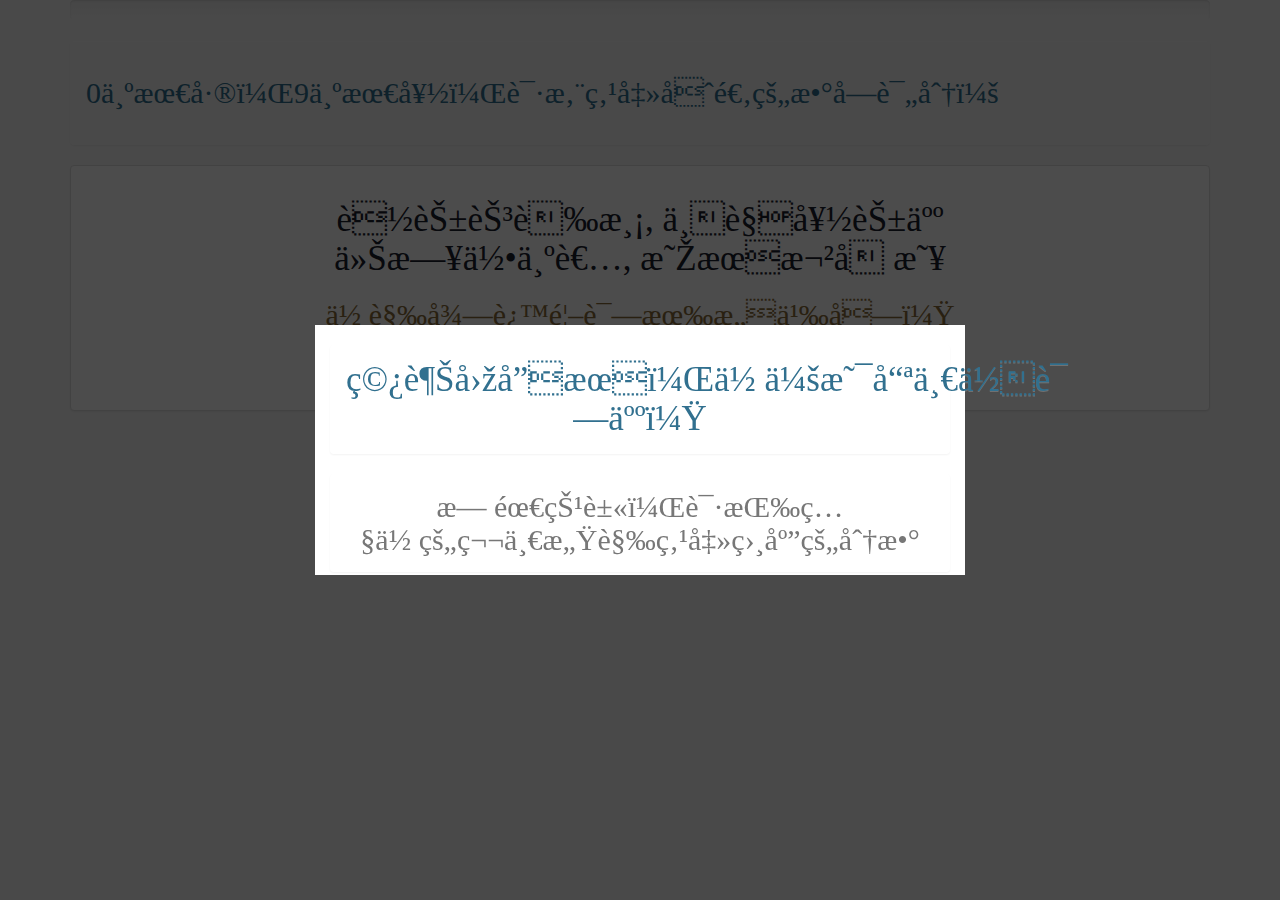
<file: demo/index.html>
<!DOCTYPE HTML>
<html>
<head>
    <meta name="viewport" content="width=device-width,initial-scale=1.0,maximum-scale=1.0,user-scalable=0" />
    <title>一分钟测试：穿越回唐朝，你会是哪一位诗人？</title>
    <script src="static/js/jquery-2.1.4.min.js"  type="text/javascript" charset="utf-8" ></script>
    <script src="static/js/bootstrap.min.js"  type="text/javascript" charset="utf-8" ></script>
    <link href="static/css/bootstrap.min.css" rel="stylesheet">
    <link href="static/css/bootstrap-theme.min.css" rel="stylesheet">
    <script src="static/js/jquery.barrating.min.js"  type="text/javascript" charset="utf-8" ></script>
    <link href="static/css/bars-pill.css" rel="stylesheet">
    <link href="static/css/bars-square.css" rel="stylesheet">
    <link rel="stylesheet/less" type="text/css" href="static/css/rating.less" />
    <script src="static/js/less.min.js"></script> 
</head>
<body>
    <div style='margin:0 auto;width:0px;height:0px;overflow:hidden;'>
        <img src="static/images/cover.jpg" width='700'>
    </div>
    <div id="container_introduction_bg"></div>
    <div class="container container_introduction">
            <h1><div class="alert text-info text-center" role="alert">穿越回唐朝，你会是哪一位诗人？</div></h1><h2><div class="alert text-muted text-center" role="alert">无需犹豫，请按照你的第一感觉点击相应的分数 </div></h2>
    </div>

    <div class="container" id="container_task">
        <div class="progress">
          <div class="progress-bar progress-bar-success" style="width: 0%"></div>
          <div class="progress-bar progress-bar-info progress-bar-striped" style="width: 0%"></div>
          <div class="progress-bar progress-bar-danger" style="width: 0%"></div>
        </div>
        <div class="alert_tip alert text-info" role="alert">
            <h2 class="introduction">0为最差，9为最好，请您点击合适的数字评分：</h2>
            <h2><span class="label label-info alert_process"></span></h2>
        </div>

        <div class="alert_finish jumbotron" >
            <h1><div class="text-info">您已经完成了评分！</div></h1>
            </br>
            <h2><div class="text-info">您的年龄是：</div></h2>
            </br>
            <div class="row">
            <div class="btn-group-vertical col-sm-4 col-sm-offset-4">
                <button type="button" class="btn ages btn-lg btn-info" id='a1'>5~18岁</button>
                <button type="button" class="btn ages btn-lg btn-info" id='a2'>19~30岁</button>
                <button type="button" class="btn ages btn-lg btn-info" id='a3'>30~50岁</button>
                <button type="button" class="btn ages btn-lg btn-info" id='a4'>50岁以上</button>
            </div>
            </div>
        </div>

        <div class="panel panel-default">  
          <div class="panel-body">
            <h1 class="poem text-center">sentence</h1>
            <h2 class="tip text-warning text-center">这首诗美吗？</h2>
            <div class="rating text-center">
                <select id="q1"></select>
            </div>
          </div>
        </div>
        <div class="panel panel-default">  
          <div class="panel-body">
            <h1 class="poem text-center">sentence</h1>
            <h2 class="tip text-warning text-center">这首诗顺口吗？</h2>
            <div class="rating text-center">
                <select id="q2"></select>
            </div>
          </div>
        </div>
        <div class="panel panel-default">  
          <div class="panel-body">
            <h1 class="poem text-center">sentence</h1>
            <h2 class="tip text-warning text-center">这首诗触动了你吗？</h2>
            <div class="rating text-center">
                <select id="q3"></select>
            </div>
          </div>
        </div>
        <div class="panel panel-default">  
          <div class="panel-body">
            <h1 class="poem text-center">sentence</h1>
            <h2 class="tip text-warning text-center">你觉得这首诗有意义吗？</h2>
            <div class="rating text-center">
                <select id="q4"></select>
            </div>
          </div>
        </div>
        <div class="panel panel-default">  
          <div class="panel-body">
            <h1 class="poem text-center">sentence</h1>
            <h2 class="tip text-warning text-center">如果一份赏金1元，你愿意给这首诗打多少赏？</h2>
            <div class="rating text-center">
                <select id="q5"></select>
            </div>
          </div>
        </div>
    </div>

</body>

<script type="text/javascript">
    $.fn.randomize = function(selector){
        (selector ? this.find(selector) : this).parent().each(function(){
            $(this).children(selector).sort(function(){
                return Math.random() - 0.5;
            }).detach().appendTo(this);
        });

        return this;
    };


    var scores = {};
    var poems = "147,落花芳草渡,不见好花人,今日何为者,明朝欲占春	131,渡头风雨外,城上水云中,今日人间事,秋香一点红	27,迎风细雨中,待月任东风,一夜江南路,明朝便不同	59,发皓齿歌声,行人不易生,不知他日事,一夜未分明".split('\t');
    var questionCount = $('.panel.panel-default').size();
    var poemIdx = 0;
    var questionPart = 1;
    var remain = poems.length;
    var all_rt = '';
    var startT;
    var introductionIdx = 0;

    $('#container_introduction_bg').css({'display':'block'});
    $('.container_introduction').hide();
    $('.container_introduction').eq(0).css({'display':'block'});
    $('#container_introduction_bg,.container_introduction').click(function(){
        $('.container_introduction').eq(introductionIdx).fadeOut(400);
        introductionIdx++;
        if(introductionIdx==$('.container_introduction').size()){
            $('#container_introduction_bg').fadeOut(400);
        }
        else{
            $('.container_introduction').eq(introductionIdx).css({'display':'block'});
        }
    });


    if(location.pathname.slice(-4)=='info'){
            location.pathname = location.pathname.slice(0,-5);
        }
    
    var showPoem = function(idx){
        $("#container_task").randomize(".panel");
        all_rt = '';
        poemID = poems[idx].split(',')[0]
        poemText = poems[idx].split(',').slice(1)
        $('.poem').html(poemText[0]+', <span></br></span>'+poemText[1]+'</br>'+poemText[2]+', <span></br></span>'+poemText[3]);
        if(idx%2==0) $('.poem').attr("style","color: #1A202C")
        else $('.poem').attr("style","color: #1F7872")

        for(var i=0;i<10;i++){
            $('select').append('<option value="'+i+'">'+i+'</option>')
        }

        $('select').barrating('show', {
            theme: 'bars-pill',
            initialRating: 'A',
            showValues: true,
            showSelectedRating: false,
            fastClicks: true,
            onSelect:function(value, text) {
                question = $(this).parent().parent().find('select').attr('id');
                all_rt += (question+':'+((new Date()).getTime()-startT).toString()+' ');
                next();
            }
        });

        $(".progress-bar-info").attr("style","width: "+Object.keys(scores).length/(+poems.length)*100+"%;");
        $('select').barrating('clear');

        if (scores[poemIdx]!=null){
            loadAnswers(poemIdx);
        }
        else{
            $('#rating').barrating('set',2);
        }
    }

    var showQuestions = function(questionPart){
        $('.panel.panel-default').hide();
        $('.panel.panel-default').eq(questionPart-1).show();
        startT = (new Date()).getTime();
    }

    var saveAnswers = function(){
        remain--;
        scores_t = new Array();
        $('.br-wrapper').each(function(){
            rating_q = $(this).find('select').attr('id');
            rating_a = $(this).find('.br-current').attr('data-rating-value');
            if(rating_a>=0){
                scores_t.push([rating_q, rating_a]);
            }
         });
        scores[poemIdx] = scores_t;
        sendScore(poemIdx);
    }

    var loadAnswers = function(idx){
        for(i in scores[idx]){
            t = scores[idx][i];
            $("[id='"+t[0]+"']").barrating('set', t[1]);
         }
    }

    var previous = function(){
        questionPart--;
        if(questionPart==0){
            if(poemIdx>0){
                questionPart = questionCount;
                poemIdx--;
                showPoem(poemIdx);
            }
            else{
                questionPart = 1;
            }
        } 
        showQuestions(questionPart);        
    }

    var next = function(){
        questionPart++;
        if(questionPart>questionCount){
            saveAnswers();
            if(poemIdx<poems.length-1){
                questionPart = 1;
                poemIdx++;
                showPoem(poemIdx);
            }
            else{
                questionPart = questionCount;
                $('.panel.panel-default').hide();
                $('.alert_finish').show();
                $('.alert_process').hide();
                $('.alert_tip').hide();
                $(".progress-bar-info").attr("style","width: "+poems.length*100/(+poems.length)+"%;");
                return
            }
        } 
        showQuestions(questionPart);
    }

    var sendScore = function(idx){
        // send the rating score
        $.post( url= "/send", 
            data= {subject: "252", poem: poemID, scores: JSON.stringify(scores[idx]), all_rt: all_rt, finished: poemIdx+1} ,
            function(data){console.log(data);}       
        )
    }

   $("#previous").click(function(){
        previous();
    });
   $("#next").click(function(){
        next();
    });

   $("body").keyup(function(event){
        if(event.keyCode==13) null; //回车
        if(event.keyCode==37) null; //向左
        if(event.keyCode==39) null; //向右
    });

    if (remain>0){
        $('.alert_finish').hide();
        $(".progress-bar-success").attr("style","width:0%;");

        showPoem(poemIdx);
        showQuestions(questionPart);
    }
    else {
        $('.alert_process').hide();
        $(".progress-bar-success").attr("style","width: 100%;");
        $('.panel.panel-default').hide();
    }

    $('.ages').click(function(){
        window.location.href = 'ending';
    });

</script>
</html>
</file>
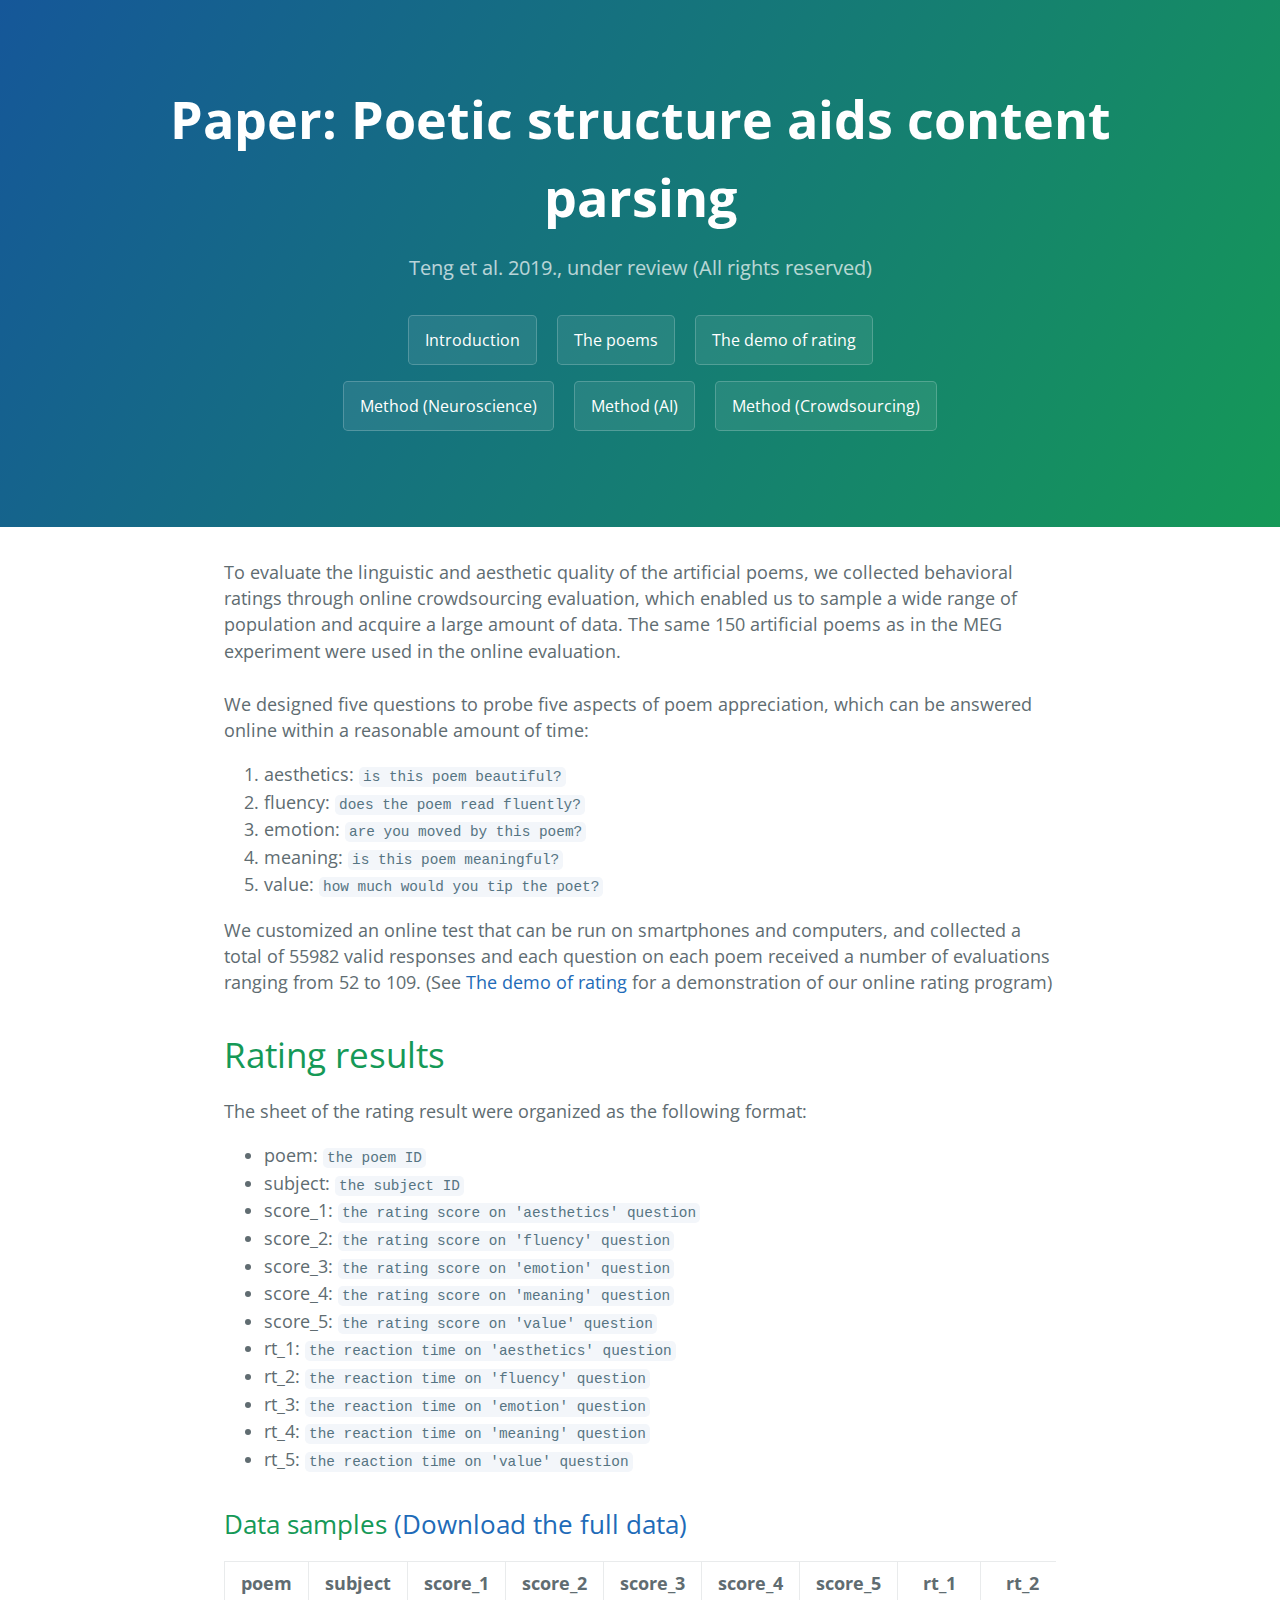
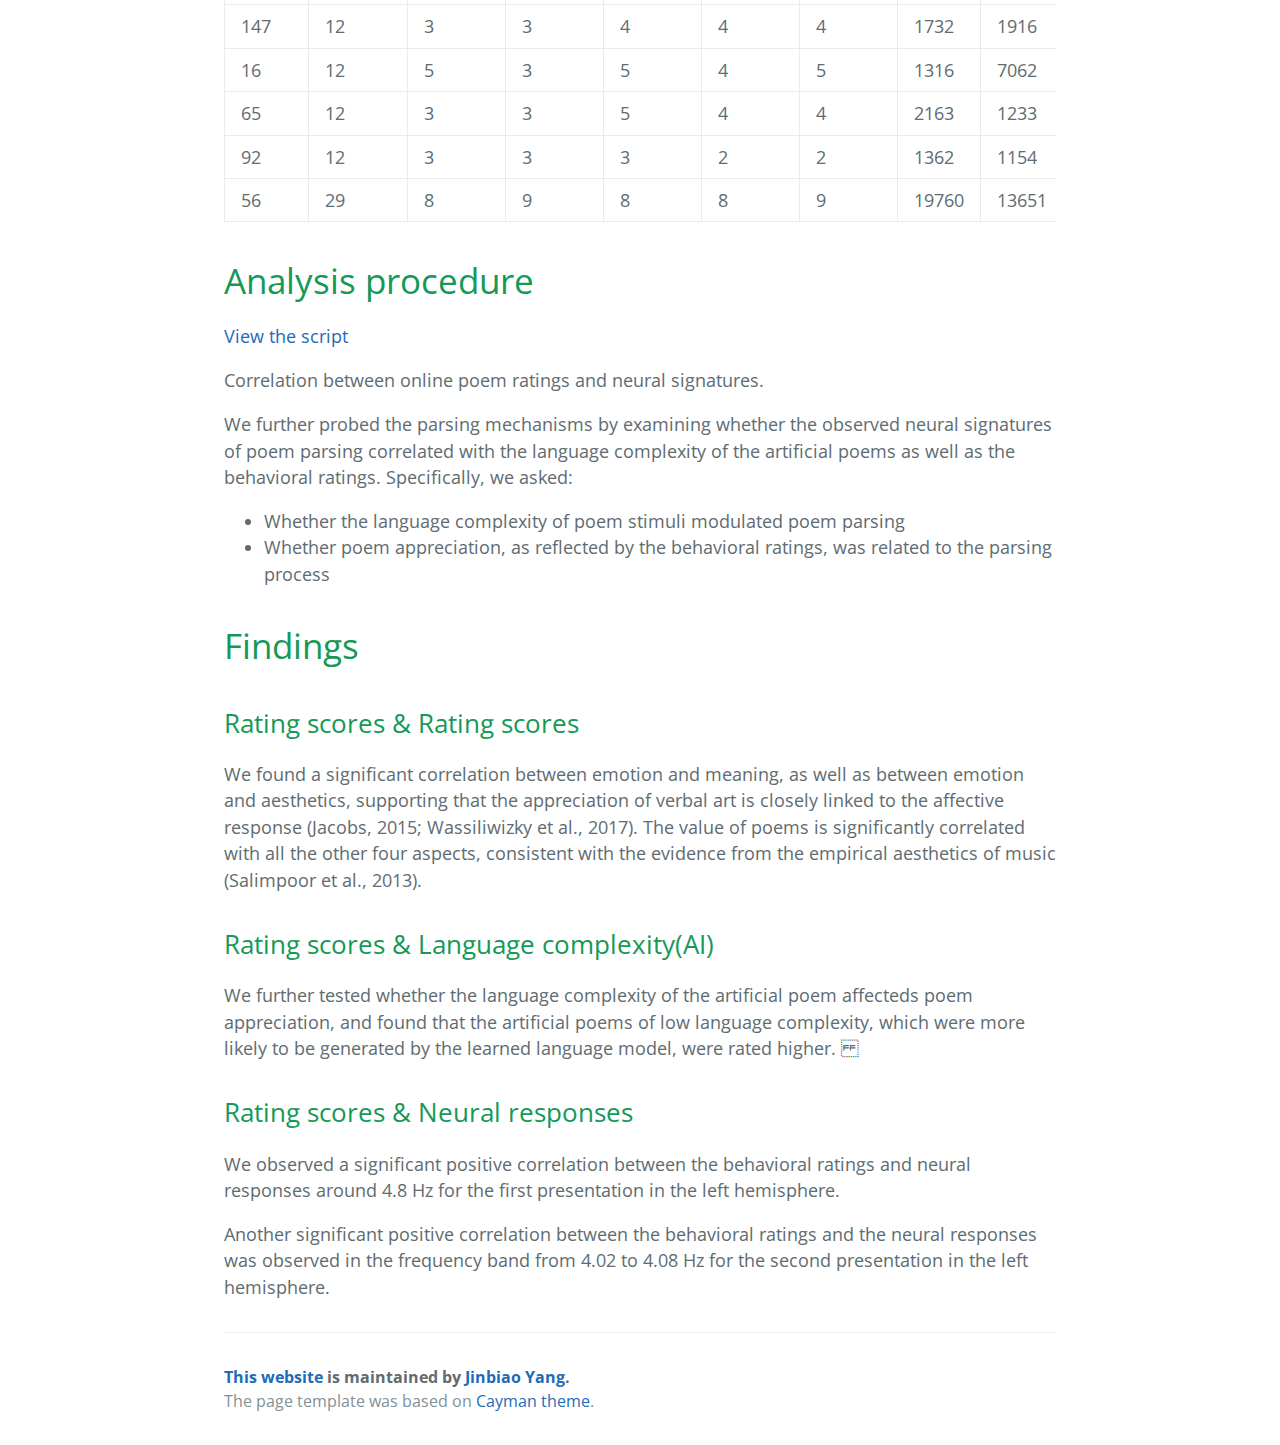
<file: method3.html>
<!DOCTYPE html>
<html lang="en-us">
  <head>
    <meta charset="UTF-8">
    <title>NeuralPoem Project - Method (Crowdsourcing)</title>
    <meta name="viewport" content="width=device-width, initial-scale=1">
    <meta name="theme-color" content="#157878">
    <link href='https://fonts.googleapis.com/css?family=Open+Sans:400,700' rel='stylesheet' type='text/css'>
    <link rel="stylesheet" type="text/css" href="css/normalize.css" media="screen">
    <link rel="stylesheet" type="text/css" href="css/cayman.css" media="screen">
  </head>
  <body>
    <section class="page-header">
      <h1 class="project-name">Paper: Poetic structure aids content parsing</h1>
      <h2 class="project-tagline">Teng et al. 2019., under review (All rights reserved)</h2>
      <a href="index.html" class="btn">Introduction</a>
      <a href="poems.html" class="btn">The poems</a>
      <a href="demo/index.html" class="btn">The demo of rating</a>
      </br>
      <a href="method1.html" class="btn">Method (Neuroscience)</a>
      <a href="method2.html" class="btn">Method (AI)</a>
      <a href="method3.html" class="btn">Method (Crowdsourcing)</a>
    </section>

    <section class="main-content">
<p>To evaluate the linguistic and aesthetic quality of the artificial poems, we collected behavioral ratings through online crowdsourcing evaluation, which enabled us to sample a wide range of population and acquire a large amount of data. The same 150 artificial poems as in the MEG experiment were used in the online evaluation. 
</br></br>
We designed five questions to probe five aspects of poem appreciation, which can be answered online within a reasonable amount of time: 
<ol>
  <li>aesthetics: <code>is this poem beautiful?</code></li>
  <li>fluency: <code>does the poem read fluently?</code></li>
  <li>emotion: <code>are you moved by this poem?</code></li>
  <li>meaning: <code>is this poem meaningful?</code></li>
  <li>value: <code>how much would you tip the poet?</code></li>
</ol>

We customized an online test that can be run on smartphones and computers, and collected a total of 55982 valid responses and each question on each poem received a number of evaluations ranging from 52 to 109.
(See <a href="data/report_crowds_raw.csv" class="">The demo of rating</a> for a demonstration of our online rating program)

<h1>Rating results</h1>
<p>The sheet of the rating result were organized as the following format:</p>

<ul>
  <li>poem: <code>the poem ID</code></li>
  <li>subject: <code>the subject ID</code></li>
  <li>score_1: <code>the rating score on 'aesthetics' question</code></li>
  <li>score_2: <code>the rating score on 'fluency' question</code></li>
  <li>score_3: <code>the rating score on 'emotion' question</code></li>
  <li>score_4: <code>the rating score on 'meaning' question</code></li>
  <li>score_5: <code>the rating score on 'value' question</code></li>
  <li>rt_1: <code>the reaction time on 'aesthetics' question</code></li>
  <li>rt_2: <code>the reaction time on 'fluency' question</code></li>
  <li>rt_3: <code>the reaction time on 'emotion' question</code></li>
  <li>rt_4: <code>the reaction time on 'meaning' question</code></li>
  <li>rt_5: <code>the reaction time on 'value' question</code></li>
</ul>


<h2>Data samples <a href="data/report_crowds_raw.csv" class="">(Download the full data)</a></h2>

<table>
  <thead>
    <tr>
    <th>poem</th>
    <th>subject</th>
    <th>score_1</th>
    <th>score_2</th>
    <th>score_3</th>
    <th>score_4</th>
    <th>score_5</th>
    <th>rt_1</th>
    <th>rt_2</th>
    <th>rt_3</th>
    <th>rt_4</th>
    <th>rt_5</th>
    </tr>
  </thead>
  <tbody>
    <tr>
    <td>147</td><td>12</td><td>3</td><td>3</td><td>4</td><td>4</td><td>4</td><td>1732</td><td>1916</td><td>15132</td><td>1585</td><td>2594</td>
    </tr>
    <tr>
    <td>16</td><td>12</td><td>5</td><td>3</td><td>5</td><td>4</td><td>5</td><td>1316</td><td>7062</td><td>6214</td><td>1464</td><td>1220</td>
    </tr>
    <tr>
    <td>65</td><td>12</td><td>3</td><td>3</td><td>5</td><td>4</td><td>4</td><td>2163</td><td>1233</td><td>1835</td><td>10507</td><td>1996</td>
    </tr>
    <tr>
    <td>92</td><td>12</td><td>3</td><td>3</td><td>3</td><td>2</td><td>2</td><td>1362</td><td>1154</td><td>7783</td><td>1466</td><td>1718</td>
    </tr>
    <tr>
    <td>56</td><td>29</td><td>8</td><td>9</td><td>8</td><td>8</td><td>9</td><td>19760</td><td>13651</td><td>13578</td><td>5705</td><td>2309</td>
    </tr>
  </tbody>
</table>

<h1>Analysis procedure</h1>
<a href="data/rating_crowdsourcing.ipynb" class="">View the script</a>
<p>Correlation between online poem ratings and neural signatures.</p>
<p>We further probed the parsing mechanisms by examining whether the observed neural signatures of poem parsing correlated with the language complexity of the artificial poems as well as the behavioral ratings. Specifically, we asked:</p>
<ul>
  <li>Whether the language complexity of poem stimuli modulated poem parsing</li>
  <li>Whether poem appreciation, as reflected by the behavioral ratings, was related to the parsing process</li>
</ul>

<h1>Findings</h1>
<h2>Rating scores & Rating scores</h2>
<p>
  We found a significant correlation between emotion and meaning, as well as between emotion and aesthetics, supporting that the appreciation of verbal art is closely linked to the affective response (Jacobs, 2015; Wassiliwizky et al., 2017). The value of poems is significantly correlated with all the other four aspects, consistent with the evidence from the empirical aesthetics of music (Salimpoor et al., 2013).  
</p>
<h2>Rating scores & Language complexity(AI)</h2>
<p>
  We further tested whether the language complexity of the artificial poem affecteds poem appreciation, and found that the artificial poems of low language complexity, which were more likely to be generated by the learned language model, were rated higher.	
</p>
<h2>Rating scores & Neural responses</h2>
<p>
  We observed a significant positive correlation between the behavioral ratings and neural responses around 4.8 Hz for the first presentation in the left hemisphere. 
</p>
<p>
  Another significant positive correlation between the behavioral ratings and the neural responses was observed in the frequency band from 4.02 to 4.08 Hz for the second presentation in the left hemisphere. 
</p>


      <footer class="site-footer">
        <span class="site-footer-owner"><a href="https://github.com/ray306/neural_poem">This website</a> is maintained by <a href="https://github.com/ray306">Jinbiao Yang</a>.</span>

        <span class="site-footer-credits">The page template was based on <a href="https://github.com/jasonlong/cayman-theme">Cayman theme</a>.</span>
      </footer>

    </section>
  </body>
</html>
</file>
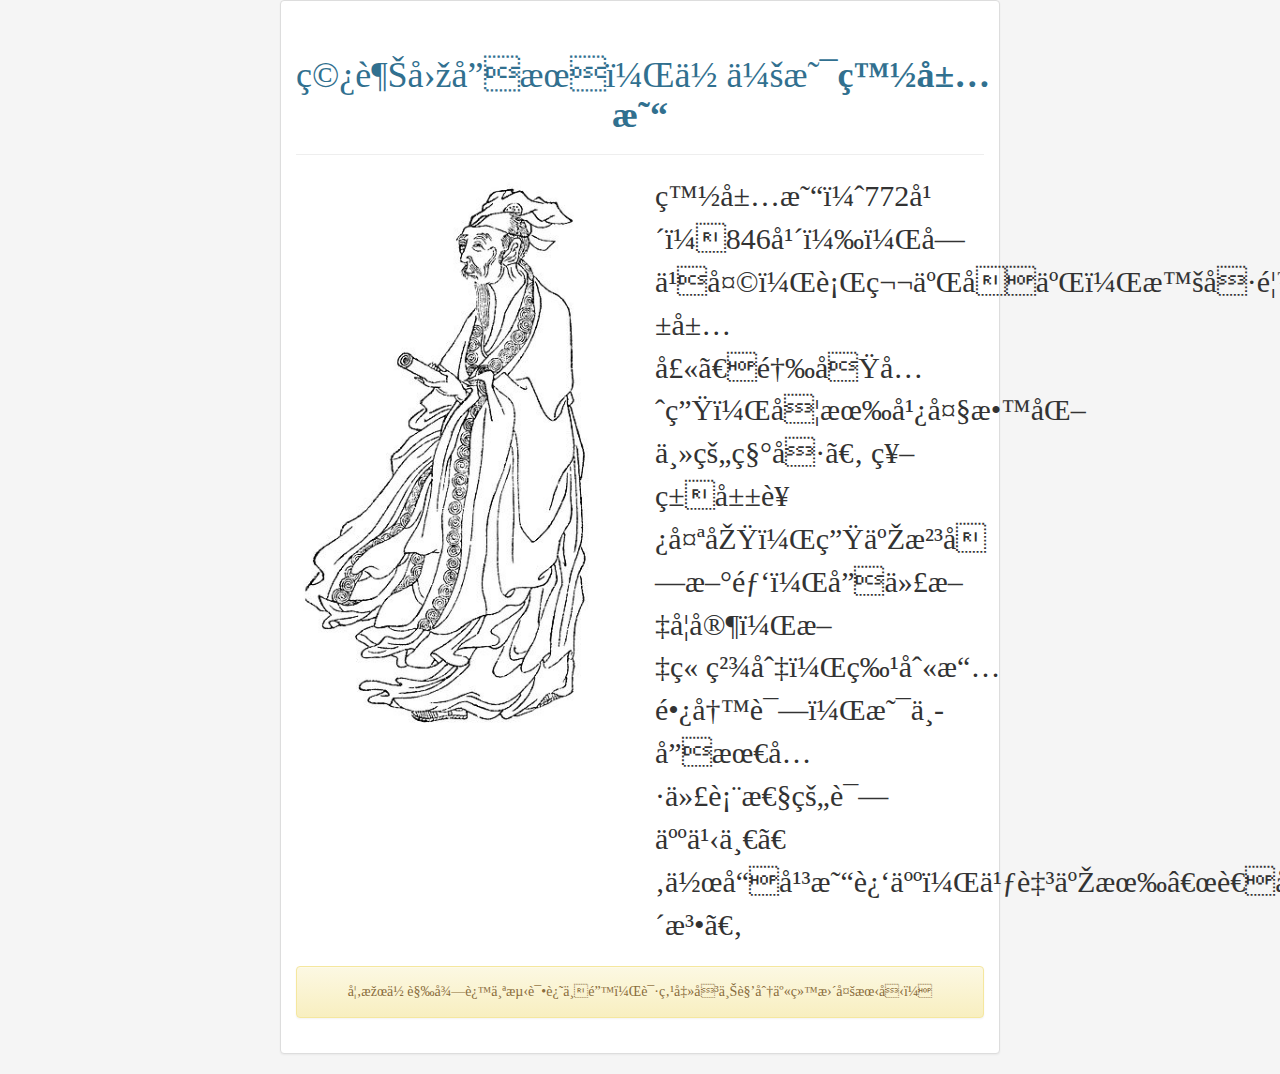
<file: demo/ending.html>
<!DOCTYPE HTML>
<html>
<head>
    <meta name="viewport" content="width=device-width,initial-scale=1.0,maximum-scale=1.0,user-scalable=0" />
    <title>穿越回唐朝，你会是白居易!</title>
    <script src="static/js/jquery-2.1.4.min.js"  type="text/javascript" charset="utf-8" ></script>
    <script src="static/js/bootstrap.min.js"  type="text/javascript" charset="utf-8" ></script>
    <link href="static/css/bootstrap.min.css" rel="stylesheet">
    <link href="static/css/bootstrap-theme.min.css" rel="stylesheet">
    <link rel="stylesheet/less" type="text/css" href="static/css/ending.less" />
    <script src="static/js/less.min.js"></script> 
</head>
<body>
    <div class="container">
        <div class="panel panel-default">
          <div class="panel-body">
              <div class="page-header">
                <h1 class="text-info text-center">穿越回唐朝，你会是<strong>白居易</strong></h1>
              </div>
            
            <div class="row">
              <div class="col-xs-12 col-sm-6"><img src="static/images/bjy.jpg"/></div>
              <div class="col-xs-12 col-sm-6"><span class="info">白居易（772年－846年），字乐天，行第二十二，晚号香山居士、醉吟先生，另有广大教化主的称号。 祖籍山西太原，生于河南新郑，唐代文学家，文章精切，特别擅长写诗，是中唐最具代表性的诗人之一。作品平易近人，乃至于有“老妪能解”的说法。</span></div>
            </div>
            </br>
            <div class="share alert alert-warning text-center">如果你觉得这个测试还不错，请点击右上角分享给更多朋友！</div>
          </div>
        </div>
    </div>
</body>

<script type="text/javascript" >
 </script>
</html>
</file>
<file: demo/static/css/bars-pill.css>
.br-theme-bars-pill .br-widget a {
  padding: 7px 15px;
  background-color: #bef5e8;
  color: #50e3c2;
  text-decoration: none;
  font-size: 13px;
  line-height: 3;
  text-align: center;
  font-weight: 400;
}
.br-theme-bars-pill .br-widget a:first-child {
  -webkit-border-top-left-radius: 999px;
  -webkit-border-bottom-left-radius: 999px;
  -moz-border-radius-topleft: 999px;
  -moz-border-radius-bottomleft: 999px;
  border-top-left-radius: 999px;
  border-bottom-left-radius: 999px;
}
.br-theme-bars-pill .br-widget a:last-child {
  -webkit-border-top-right-radius: 999px;
  -webkit-border-bottom-right-radius: 999px;
  -moz-border-radius-topright: 999px;
  -moz-border-radius-bottomright: 999px;
  border-top-right-radius: 999px;
  border-bottom-right-radius: 999px;
}
.br-theme-bars-pill .br-widget a.br-active,
.br-theme-bars-pill .br-widget a.br-selected {
  background-color: #50e3c2;
  color: white;
}
.br-theme-bars-pill .br-readonly a.br-active,
.br-theme-bars-pill .br-readonly a.br-selected {
  background-color: #50e3c2;
}
</file>
<file: demo/static/css/bars-square.css>
.br-theme-bars-square .br-widget {
  margin-top: 20px;
  /*width: 370px;*/
  height: 15px;
}
.br-theme-bars-square .br-widget a {
  display: block;
  width: 70px;
  height: 70px;
  float: left;
  border: 2px solid #CCDDDD;
  background-color: #CCDDDD;
  margin: 2px;
  text-decoration: none;
  font-size: 35px;
  font-weight: 400;
  line-height: 2;
  text-align: center;
  color: #242E35;
  font-weight: 600;
}
.br-theme-bars-square .br-widget a.br-active,
.br-theme-bars-square .br-widget a.br-selected {
  border: 2px solid #4278f5;
  color: #4278f5;
}
.br-theme-bars-square .br-widget .br-current-rating {
  clear: both;
  width: 330px;
  text-align: center;
  font-weight: 600;
  display: block;
  padding: .5em 0;
  color: #646464;
}
.br-theme-bars-square .br-readonly a.br-active,
.br-theme-bars-square .br-readonly a.br-selected {
  background-color: #4278f5;
}
</file>
<file: css/cayman.css>
.highlight table td { padding: 5px; }

.highlight table pre { margin: 0; }

.highlight .cm { color: #999988; font-style: italic; }

.highlight .cp { color: #999999; font-weight: bold; }

.highlight .c1 { color: #999988; font-style: italic; }

.highlight .cs { color: #999999; font-weight: bold; font-style: italic; }

.highlight .c, .highlight .cd { color: #999988; font-style: italic; }

.highlight .err { color: #a61717; background-color: #e3d2d2; }

.highlight .gd { color: #000000; background-color: #ffdddd; }

.highlight .ge { color: #000000; font-style: italic; }

.highlight .gr { color: #aa0000; }

.highlight .gh { color: #999999; }

.highlight .gi { color: #000000; background-color: #ddffdd; }

.highlight .go { color: #888888; }

.highlight .gp { color: #555555; }

.highlight .gs { font-weight: bold; }

.highlight .gu { color: #aaaaaa; }

.highlight .gt { color: #aa0000; }

.highlight .kc { color: #000000; font-weight: bold; }

.highlight .kd { color: #000000; font-weight: bold; }

.highlight .kn { color: #000000; font-weight: bold; }

.highlight .kp { color: #000000; font-weight: bold; }

.highlight .kr { color: #000000; font-weight: bold; }

.highlight .kt { color: #445588; font-weight: bold; }

.highlight .k, .highlight .kv { color: #000000; font-weight: bold; }

.highlight .mf { color: #009999; }

.highlight .mh { color: #009999; }

.highlight .il { color: #009999; }

.highlight .mi { color: #009999; }

.highlight .mo { color: #009999; }

.highlight .m, .highlight .mb, .highlight .mx { color: #009999; }

.highlight .sb { color: #d14; }

.highlight .sc { color: #d14; }

.highlight .sd { color: #d14; }

.highlight .s2 { color: #d14; }

.highlight .se { color: #d14; }

.highlight .sh { color: #d14; }

.highlight .si { color: #d14; }

.highlight .sx { color: #d14; }

.highlight .sr { color: #009926; }

.highlight .s1 { color: #d14; }

.highlight .ss { color: #990073; }

.highlight .s { color: #d14; }

.highlight .na { color: #008080; }

.highlight .bp { color: #999999; }

.highlight .nb { color: #0086B3; }

.highlight .nc { color: #445588; font-weight: bold; }

.highlight .no { color: #008080; }

.highlight .nd { color: #3c5d5d; font-weight: bold; }

.highlight .ni { color: #800080; }

.highlight .ne { color: #990000; font-weight: bold; }

.highlight .nf { color: #990000; font-weight: bold; }

.highlight .nl { color: #990000; font-weight: bold; }

.highlight .nn { color: #555555; }

.highlight .nt { color: #000080; }

.highlight .vc { color: #008080; }

.highlight .vg { color: #008080; }

.highlight .vi { color: #008080; }

.highlight .nv { color: #008080; }

.highlight .ow { color: #000000; font-weight: bold; }

.highlight .o { color: #000000; font-weight: bold; }

.highlight .w { color: #bbbbbb; }

.highlight { background-color: #f8f8f8; }

* { box-sizing: border-box; }

body { padding: 0; margin: 0; font-family: "Open Sans", "Helvetica Neue", Helvetica, Arial, sans-serif; font-size: 16px; line-height: 1.5; color: #606c71; }

a { color: #1e6bb8; text-decoration: none; }
a:hover { text-decoration: underline; }

.btn { display: inline-block; margin-bottom: 1rem; color: rgba(255, 255, 255, 1); background-color: rgba(255, 255, 255, 0.08); border-color: rgba(255, 255, 255, 0.2); border-style: solid; border-width: 1px; border-radius: 0.3rem; transition: color 0.2s, background-color 0.2s, border-color 0.2s; }
.btn:hover { color: rgba(255, 255, 255, 0.8); text-decoration: none; background-color: rgba(255, 255, 255, 0.2); border-color: rgba(255, 255, 255, 0.3); }
.btn + .btn { margin-left: 1rem; }
@media screen and (min-width: 64em) { .btn { padding: 0.75rem 1rem; } }
@media screen and (min-width: 42em) and (max-width: 64em) { .btn { padding: 0.6rem 0.9rem; font-size: 0.9rem; } }
@media screen and (max-width: 42em) { .btn { display: block; width: 100%; padding: 0.75rem; font-size: 0.9rem; }
  .btn + .btn { margin-top: 1rem; margin-left: 0; } }

.page-header { color: #fff; text-align: center; background-color: #159957; background-image: linear-gradient(120deg, #155799, #159957); }
@media screen and (min-width: 64em) { .page-header { padding: 5rem 6rem; } }
@media screen and (min-width: 42em) and (max-width: 64em) { .page-header { padding: 3rem 4rem; } }
@media screen and (max-width: 42em) { .page-header { padding: 2rem 1rem; } }

.project-name { margin-top: 0; margin-bottom: 0.1rem; }
@media screen and (min-width: 64em) { .project-name { font-size: 3.25rem; } }
@media screen and (min-width: 42em) and (max-width: 64em) { .project-name { font-size: 2.25rem; } }
@media screen and (max-width: 42em) { .project-name { font-size: 1.75rem; } }

.project-tagline { margin-bottom: 2rem; font-weight: normal; opacity: 0.7; }
@media screen and (min-width: 64em) { .project-tagline { font-size: 1.25rem; } }
@media screen and (min-width: 42em) and (max-width: 64em) { .project-tagline { font-size: 1.15rem; } }
@media screen and (max-width: 42em) { .project-tagline { font-size: 1rem; } }

.main-content { word-wrap: break-word; }
.main-content :first-child { margin-top: 0; }
@media screen and (min-width: 64em) { .main-content { max-width: 64rem; padding: 2rem 6rem; margin: 0 auto; font-size: 1.1rem; } }
@media screen and (min-width: 42em) and (max-width: 64em) { .main-content { padding: 2rem 4rem; font-size: 1.1rem; } }
@media screen and (max-width: 42em) { .main-content { padding: 2rem 1rem; font-size: 1rem; } }
.main-content img { max-width: 100%; }
.main-content h1, .main-content h2, .main-content h3, .main-content h4, .main-content h5, .main-content h6 { margin-top: 2rem; margin-bottom: 1rem; font-weight: normal; color: #159957; }
.main-content p { margin-bottom: 1em; }
.main-content code { padding: 2px 4px; font-family: Consolas, "Liberation Mono", Menlo, Courier, monospace; font-size: 0.9rem; color: #567482; background-color: #f3f6fa; border-radius: 0.3rem; }
.main-content pre { padding: 0.8rem; margin-top: 0; margin-bottom: 1rem; font: 1rem Consolas, "Liberation Mono", Menlo, Courier, monospace; color: #567482; word-wrap: normal; background-color: #f3f6fa; border: solid 1px #dce6f0; border-radius: 0.3rem; }
.main-content pre > code { padding: 0; margin: 0; font-size: 0.9rem; color: #567482; word-break: normal; white-space: pre; background: transparent; border: 0; }
.main-content .highlight { margin-bottom: 1rem; }
.main-content .highlight pre { margin-bottom: 0; word-break: normal; }
.main-content .highlight pre, .main-content pre { padding: 0.8rem; overflow: auto; font-size: 0.9rem; line-height: 1.45; border-radius: 0.3rem; -webkit-overflow-scrolling: touch; }
.main-content pre code, .main-content pre tt { display: inline; max-width: initial; padding: 0; margin: 0; overflow: initial; line-height: inherit; word-wrap: normal; background-color: transparent; border: 0; }
.main-content pre code:before, .main-content pre code:after, .main-content pre tt:before, .main-content pre tt:after { content: normal; }
.main-content ul, .main-content ol { margin-top: 0; }
.main-content blockquote { padding: 0 1rem; margin-left: 0; color: #819198; border-left: 0.3rem solid #dce6f0; }
.main-content blockquote > :first-child { margin-top: 0; }
.main-content blockquote > :last-child { margin-bottom: 0; }
.main-content table { display: block; width: 100%; overflow: auto; word-break: normal; word-break: keep-all; -webkit-overflow-scrolling: touch; }
.main-content table th { font-weight: bold; }
.main-content table th, .main-content table td { padding: 0.5rem 1rem; border: 1px solid #e9ebec; }
.main-content dl { padding: 0; }
.main-content dl dt { padding: 0; margin-top: 1rem; font-size: 1rem; font-weight: bold; }
.main-content dl dd { padding: 0; margin-bottom: 1rem; }
.main-content hr { height: 2px; padding: 0; margin: 1rem 0; background-color: #eff0f1; border: 0; }

.site-footer { padding-top: 2rem; margin-top: 2rem; border-top: solid 1px #eff0f1; }
@media screen and (min-width: 64em) { .site-footer { font-size: 1rem; } }
@media screen and (min-width: 42em) and (max-width: 64em) { .site-footer { font-size: 1rem; } }
@media screen and (max-width: 42em) { .site-footer { font-size: 0.9rem; } }

.site-footer-owner { display: block; font-weight: bold; }

.site-footer-credits { color: #819198; }
</file>
